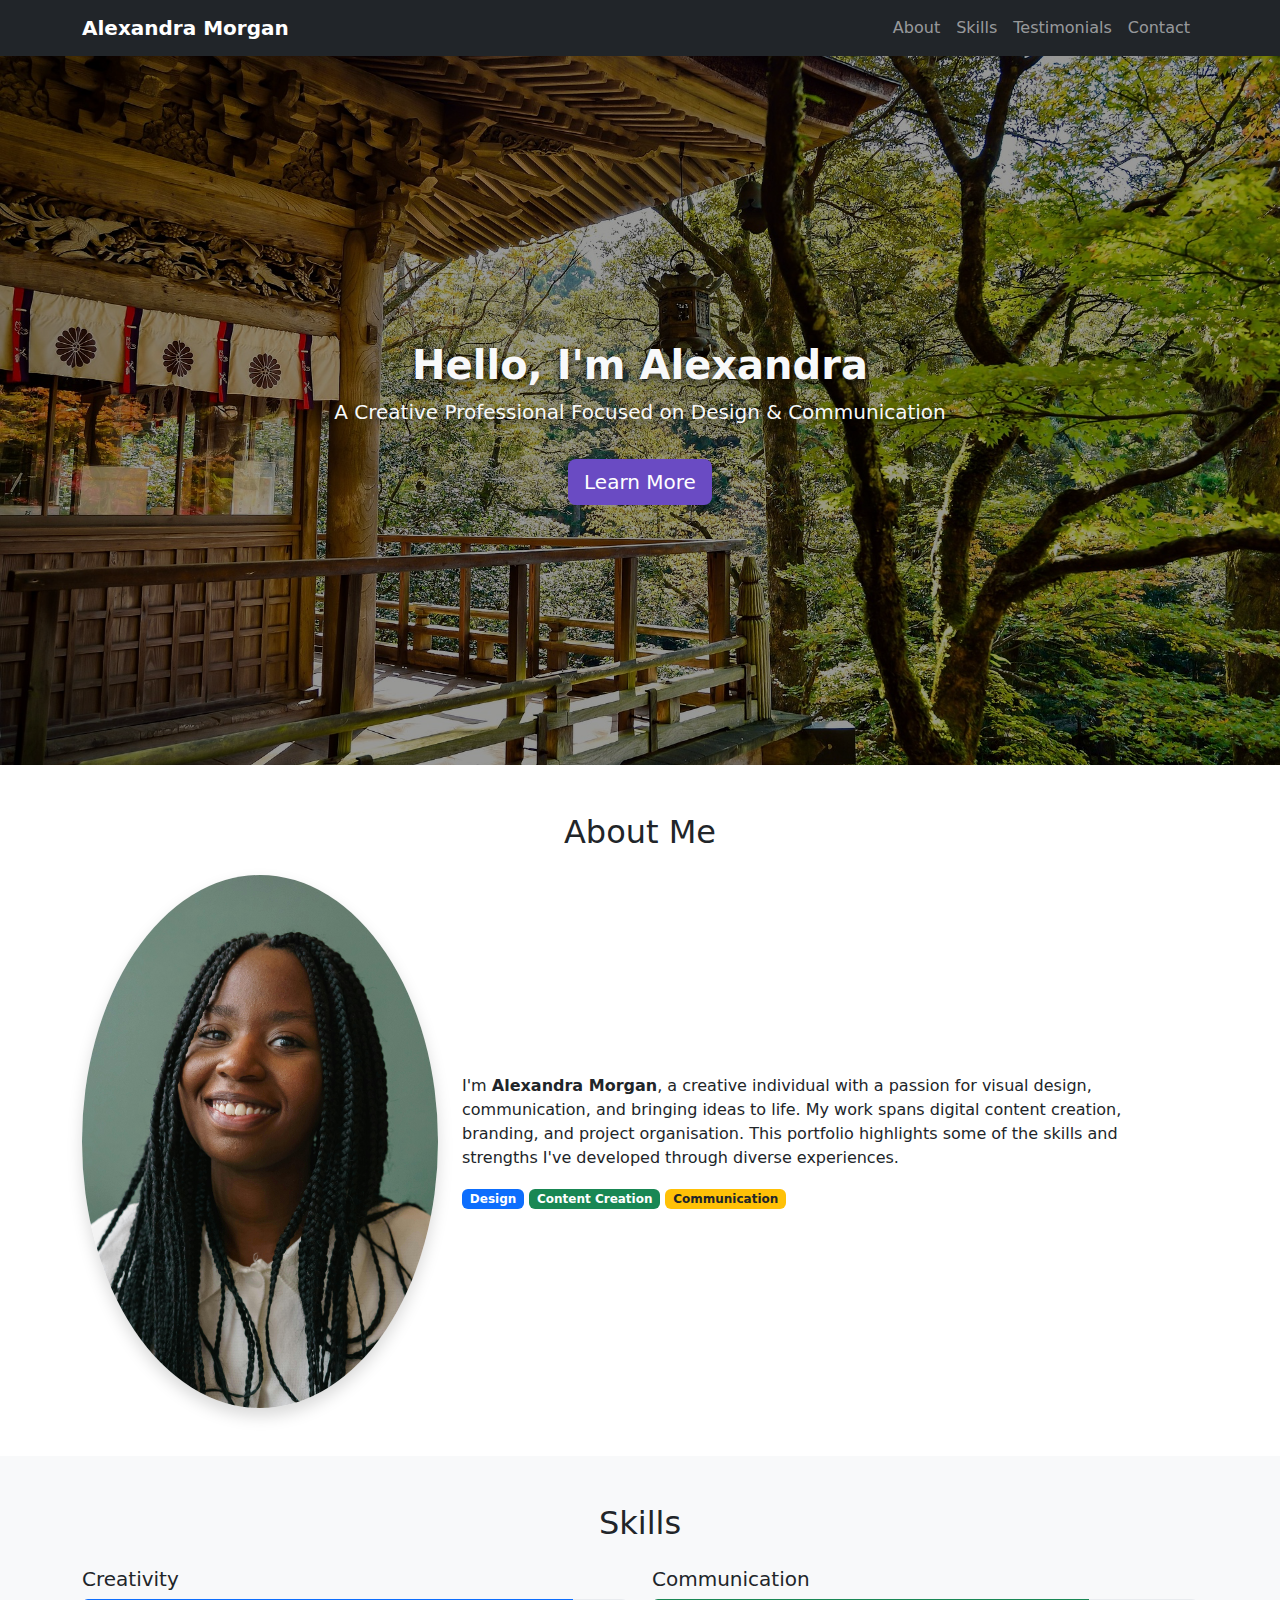
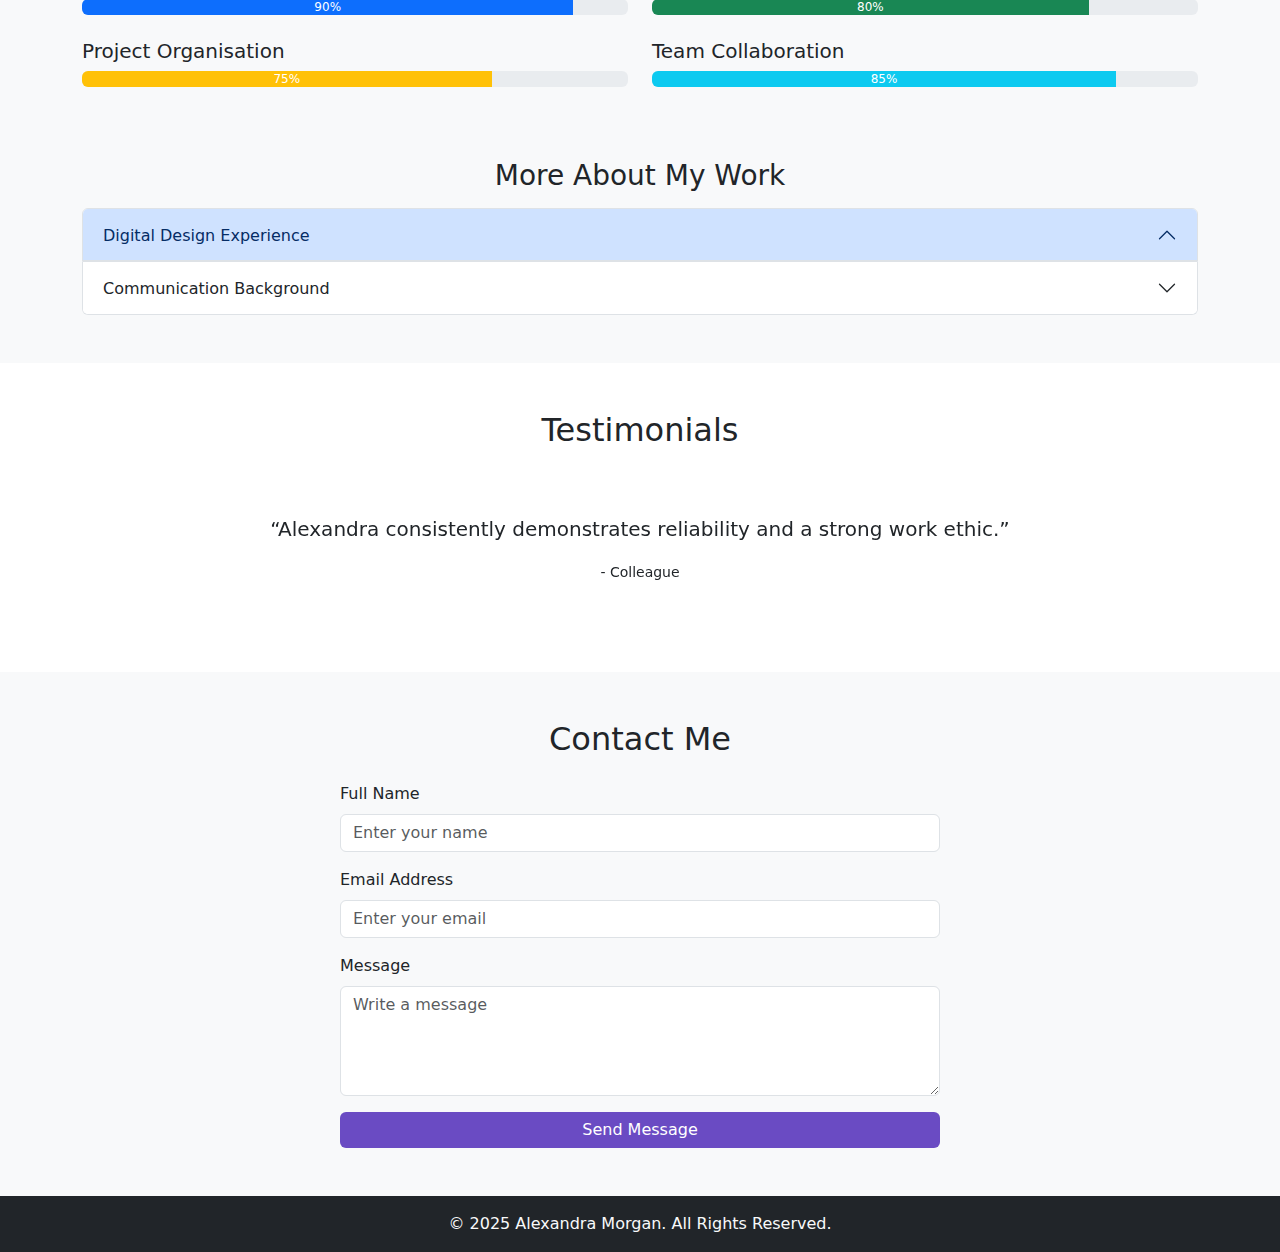
<file: Malak_ElQochairi_Bootstrap/index.html>
<!DOCTYPE html>
<html lang="en">
<head>
    <meta charset="UTF-8">
    <meta name="viewport" content="width=device-width, initial-scale=1.0">
    <title>Alexandra Morgan - Portfolio</title>

    <!-- Bootstrap 5 CDN -->
    <link href="https://cdn.jsdelivr.net/npm/bootstrap@5.3.2/dist/css/bootstrap.min.css" rel="stylesheet">

    <!-- Custom CSS -->
    <link rel="stylesheet" href="styles.css">
</head>

<body>

<!-- NAVBAR -->
<nav class="navbar navbar-expand-lg navbar-dark bg-dark fixed-top">
    <div class="container">
        <a class="navbar-brand fw-bold" href="#">Alexandra Morgan</a>

        <button class="navbar-toggler" type="button" data-bs-toggle="collapse" data-bs-target="#navbarNav">
            <span class="navbar-toggler-icon"></span>
        </button>

        <div class="collapse navbar-collapse" id="navbarNav">
            <ul class="navbar-nav ms-auto">
                <li class="nav-item"><a class="nav-link" href="#about">About</a></li>
                <li class="nav-item"><a class="nav-link" href="#skills">Skills</a></li>
                <li class="nav-item"><a class="nav-link" href="#testimonials">Testimonials</a></li>
                <li class="nav-item"><a class="nav-link" href="#contact">Contact</a></li>
            </ul>
        </div>
    </div>
</nav>

<!-- HERO SECTION -->
<header class="hero">
    <div class="overlay"></div>  <!-- this is the overlay -->
    <div class="container text-center text-light hero-content">
        <h1 class="fw-bold">Hello, I'm Alexandra</h1>
        <p class="lead">A Creative Professional Focused on Design & Communication</p>
        <a href="#about" class="btn btn-primary btn-lg mt-3">Learn More</a>
    </div>
</header>

<!-- ABOUT SECTION -->
<section id="about" class="py-5">
    <div class="container">
        <h2 class="text-center mb-4">About Me</h2>

        <div class="row align-items-center">
            <div class="col-md-4 text-center">
                <img src="images/profile.jpg" class="img-fluid rounded-circle shadow" alt="Profile Photo">
            </div>

            <div class="col-md-8">
                <p>
                    I'm <strong>Alexandra Morgan</strong>, a creative individual with a passion for visual design,
                    communication, and bringing ideas to life. My work spans digital content creation, branding, and
                    project organisation. This portfolio highlights some of the skills and strengths I've developed
                    through diverse experiences.
                </p>

                <div class="mt-3">
                    <span class="badge bg-primary">Design</span>
                    <span class="badge bg-success">Content Creation</span>
                    <span class="badge bg-warning text-dark">Communication</span>
                </div>
            </div>
        </div>
    </div>
</section>


<!-- SKILLS SECTION -->
<section id="skills" class="py-5 bg-light">
    <div class="container">
        <h2 class="text-center mb-4">Skills</h2>

        <div class="row">

            <div class="col-md-6 mb-4">
                <h5>Creativity</h5>
                <div class="progress">
                    <div class="progress-bar bg-primary" style="width: 90%;">90%</div>
                </div>
            </div>

            <div class="col-md-6 mb-4">
                <h5>Communication</h5>
                <div class="progress">
                    <div class="progress-bar bg-success" style="width: 80%;">80%</div>
                </div>
            </div>

            <div class="col-md-6 mb-4">
                <h5>Project Organisation</h5>
                <div class="progress">
                    <div class="progress-bar bg-warning" style="width: 75%;">75%</div>
                </div>
            </div>

            <div class="col-md-6 mb-4">
                <h5>Team Collaboration</h5>
                <div class="progress">
                    <div class="progress-bar bg-info" style="width: 85%;">85%</div>
                </div>
            </div>

        </div>

        <h3 class="text-center mt-5">More About My Work</h3>
        <div class="accordion mt-3" id="workAccordion">
            <div class="accordion-item">
                <h2 class="accordion-header">
                    <button class="accordion-button" data-bs-toggle="collapse" data-bs-target="#collapseOne">
                        Digital Design Experience
                    </button>
                </h2>
                <div id="collapseOne" class="accordion-collapse collapse">
                    <div class="accordion-body">
                        I enjoy creating visually appealing layouts and graphics using modern design tools.
                    </div>
                </div>
            </div>

            <div class="accordion-item">
                <h2 class="accordion-header">
                    <button class="accordion-button collapsed" data-bs-toggle="collapse" data-bs-target="#collapseTwo">
                        Communication Background
                    </button>
                </h2>
                <div id="collapseTwo" class="accordion-collapse collapse">
                    <div class="accordion-body">
                        Clear communication is at the core of my work, from presentations to written content.
                    </div>
                </div>
            </div>
        </div>

    </div>
</section>


<!-- TESTIMONIALS (CAROUSEL) -->
<section id="testimonials" class="py-5">
    <div class="container">
        <h2 class="text-center mb-4">Testimonials</h2>

        <div id="carouselExampleIndicators" class="carousel slide">

            <div class="carousel-indicators">
                <button type="button" data-bs-target="#carouselExampleIndicators" data-bs-slide-to="0" class="active"></button>
                <button type="button" data-bs-target="#carouselExampleIndicators" data-bs-slide-to="1"></button>
            </div>

            <div class="carousel-inner">

                <div class="carousel-item active text-center">
                    <p class="lead">“Alexandra consistently demonstrates reliability and a strong work ethic.”</p>
                    <small>- Colleague</small>
                </div>

                <div class="carousel-item text-center">
                    <p class="lead">“Creative, adaptable, and always brings a positive attitude to the team.”</p>
                    <small>- Project Partner</small>
                </div>

            </div>

            <button class="carousel-control-prev" type="button" data-bs-target="#carouselExampleIndicators" data-bs-slide="prev">
                <span class="carousel-control-prev-icon"></span>
            </button>

            <button class="carousel-control-next" type="button" data-bs-target="#carouselExampleIndicators" data-bs-slide="next">
                <span class="carousel-control-next-icon"></span>
            </button>

        </div>
    </div>
</section>


<!-- CONTACT SECTION -->
<section id="contact" class="py-5 bg-light">
    <div class="container">
        <h2 class="text-center mb-4">Contact Me</h2>

        <form class="mx-auto" style="max-width: 600px;">
            <div class="mb-3">
                <label class="form-label">Full Name</label>
                <input type="text" class="form-control" placeholder="Enter your name">
            </div>

            <div class="mb-3">
                <label class="form-label">Email Address</label>
                <input type="email" class="form-control" placeholder="Enter your email">
            </div>

            <div class="mb-3">
                <label class="form-label">Message</label>
                <textarea class="form-control" rows="4" placeholder="Write a message"></textarea>
            </div>

            <button class="btn btn-primary w-100">Send Message</button>
        </form>
    </div>
</section>


<!-- FOOTER -->
<footer class="bg-dark text-light text-center py-3">
    © 2025 Alexandra Morgan. All Rights Reserved.
</footer>

<!-- Bootstrap 5 JS (for navbar + accordion + carousel) -->
<script src="https://cdn.jsdelivr.net/npm/bootstrap@5.3.2/dist/js/bootstrap.bundle.min.js"></script>

</body>
</html>
</file>
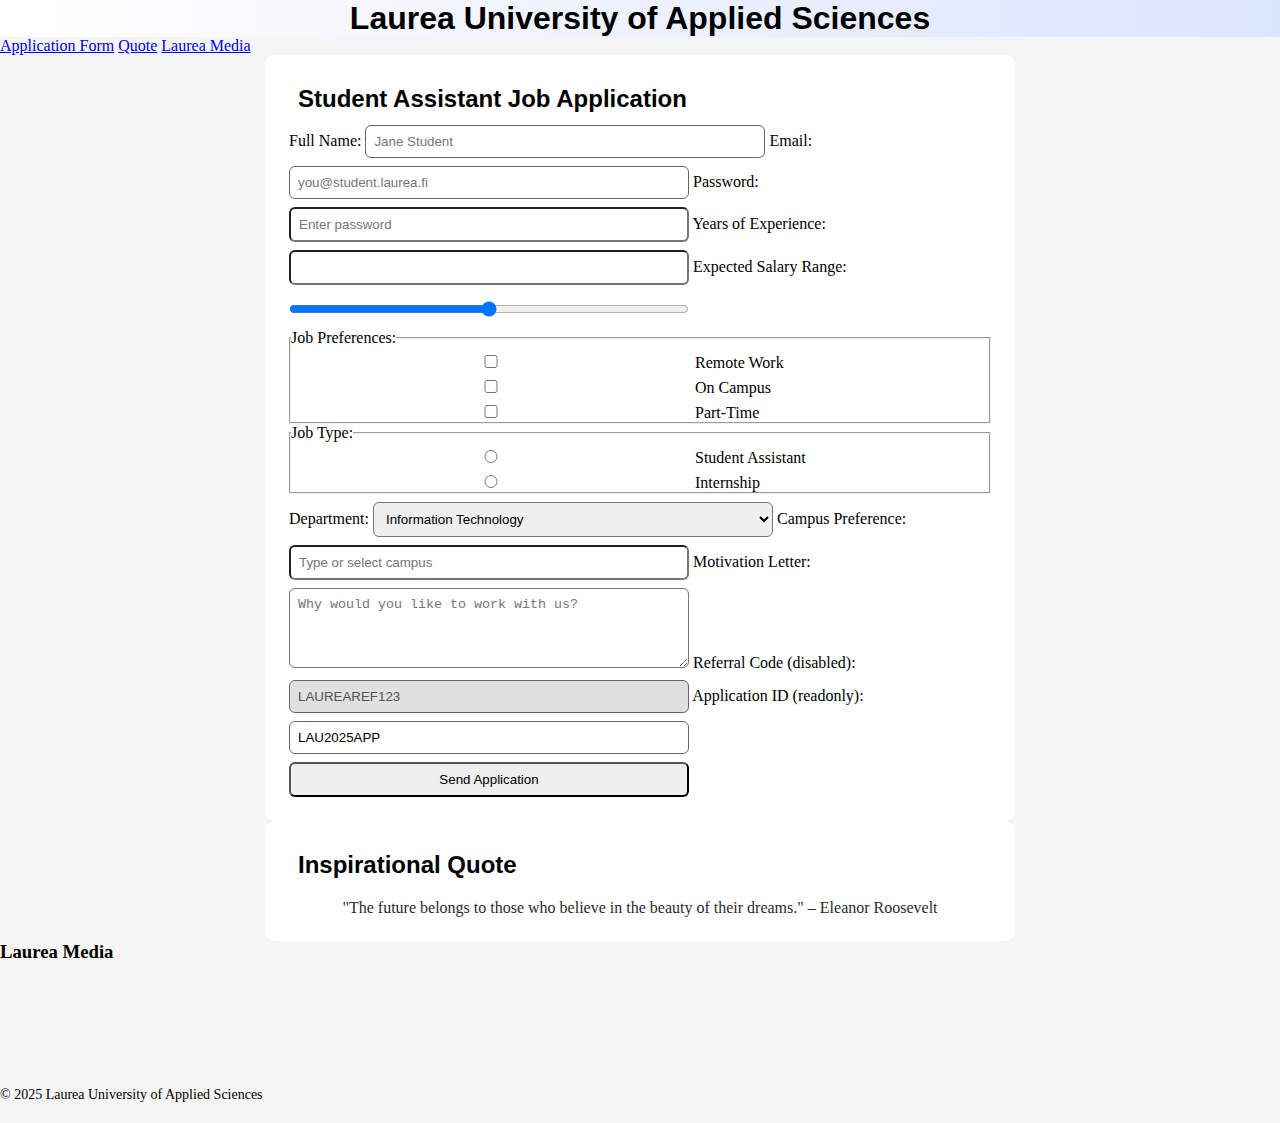
<file: Malak_ElQochairi_CSS_1/index.html>
<!DOCTYPE html>
<html lang="en">
<head>
<meta charset="UTF-8">
<meta name="viewport" content="width=device-width, initial-scale=1.0">
<title>Laurea University of Applied Sciences - Job Application</title>

<link rel="stylesheet" href="styles.css">

</head>
<body>

<!-- ================= HEADER SECTION ================= -->
<header>
    <h1>Laurea University of Applied Sciences</h1>
</header>

<!-- ================= NAVIGATION LINKS ================= -->
<nav>
    <!-- These links jump to sections on the same page -->
    <a href="#form">Application Form</a>
    <a href="#quote">Quote</a>
    <a href="#media">Laurea Media</a>
</nav>

<!-- ================= MAIN FORM SECTION ================= -->
<section id="form">
    <h2>Student Assistant Job Application</h2>

    <!-- Job application form starts here -->
    <!-- autocomplete and aria-label added for accessibility -->
    <form action="#" method="POST" autocomplete="on" aria-label="Student Job Application Form">

        <!-- Text input for full name -->
        <label for="fullname">Full Name:</label>
        <input type="text" id="fullname" name="fullname" placeholder="Jane Student" required minlength="2" maxlength="50" pattern="[A-Za-z\s]+" aria-required="true">

        <!-- Text input for email -->
        <label for="email">Email:</label>
        <input type="text" id="email" name="email" placeholder="you@student.laurea.fi" required pattern="[a-z0-9._%+-]+@[a-z0-9.-]+\.[a-z]{2,}$">

        <!-- Password input for account security -->
        <label for="password">Password:</label>
        <input type="password" id="password" name="password" placeholder="Enter password" required>

        <!-- Number input for years of experience -->
        <label for="experience">Years of Experience:</label>
        <input type="number" id="experience" name="experience" min="0" max="40">

        <!-- Range input for salary expectation -->
        <label for="salary">Expected Salary Range:</label>
        <input type="range" id="salary" name="salary" min="0" max="5000" step="100">

        <!-- Checkboxes for job preferences -->
        <fieldset>
            <legend>Job Preferences:</legend>
            <label><input type="checkbox" name="preference" value="remote"> Remote Work</label>
            <label><input type="checkbox" name="preference" value="campus"> On Campus</label>
            <label><input type="checkbox" name="preference" value="parttime"> Part-Time</label>
        </fieldset>

        <!-- Radio buttons for job type -->
        <fieldset>
            <legend>Job Type:</legend>
            <label><input type="radio" name="jobtype" value="assistant"> Student Assistant</label>
            <label><input type="radio" name="jobtype" value="internship"> Internship</label>
        </fieldset>

        <!-- Dropdown list for department selection -->
        <label for="department">Department:</label>
        <select id="department" name="department">
            <option value="IT">Information Technology</option>
            <option value="Business">Business</option>
            <option value="Nursing">Nursing</option>
            <option value="Media">Media</option>
        </select>

        <!-- Datalist for campus preference (auto-suggestions) -->
        <label for="campus">Campus Preference:</label>
        <input list="campuses" id="campus" name="campus" placeholder="Type or select campus">
        <datalist id="campuses">
            <option value="Leppävaara">
            <option value="Tikkurila">
            <option value="Hyvinkää">
        </datalist>

        <!-- Textarea for motivation letter -->
        <label for="motivation">Motivation Letter:</label>
        <textarea id="motivation" name="motivation" rows="4" cols="30" placeholder="Why would you like to work with us?"></textarea>

        <!-- Disabled and readonly input examples -->
        <label for="refcode">Referral Code (disabled):</label>
        <input type="text" id="refcode" value="LAUREAREF123" disabled>

        <label for="appid">Application ID (readonly):</label>
        <input type="text" id="appid" value="LAU2025APP" readonly>

        <!-- Submit button to send form -->
        <input type="submit" value="Send Application">
    </form>
</section>

<!-- ================= QUOTE SECTION ================= -->
<section id="quote">
    <h2>Inspirational Quote</h2>
    <blockquote>"The future belongs to those who believe in the beauty of their dreams." – Eleanor Roosevelt</blockquote>
</section>

<!-- ================= ASIDE WITH EMBEDDED MEDIA ================= -->
<aside id="media">
    <h3>Laurea Media</h3>
    <!-- Using <embed> to show an external image or document -->
    <embed src="https://www.laurea.fi/globalassets/laurea-logo.png" type="image/png" width="200" height="100">
</aside>

<!-- ================= FOOTER ================= -->
<footer>
    <p>© 2025 Laurea University of Applied Sciences</p>
</footer>

</body>
</html>
</file>
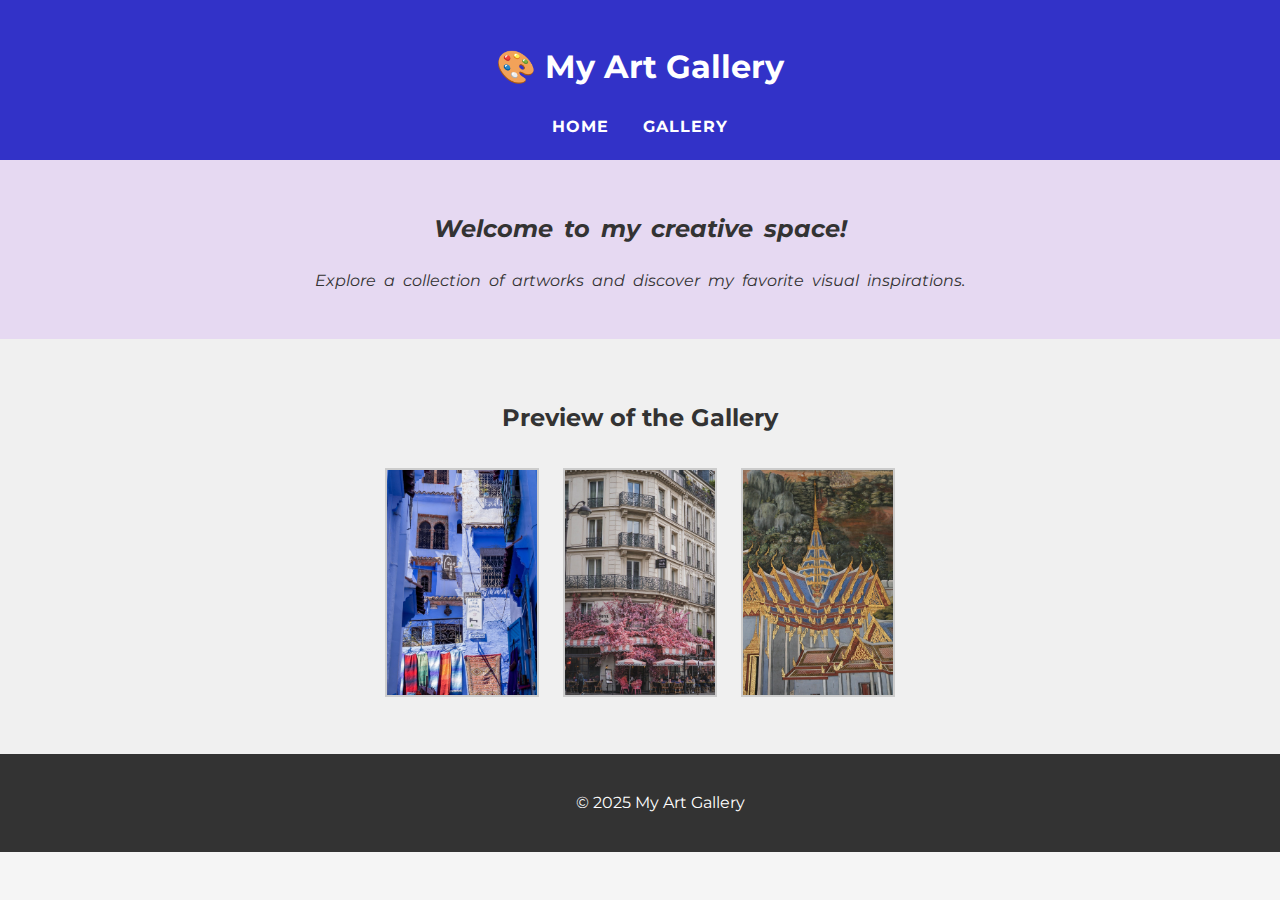
<file: Malak_ElQochairi_CSS_2/index.html>
<!DOCTYPE html>
<html lang="en">
<head>
    <meta charset="UTF-8">
    <meta name="viewport" content="width=device-width, initial-scale=1.0">
    <title>My Art Gallery</title>
    <link rel="stylesheet" href="styles.css">
    <!-- Google Font -->
    <link href="https://fonts.googleapis.com/css2?family=Montserrat:wght@400;700&display=swap" rel="stylesheet">
</head>
<body>
    <header class="header">
        <h1 class="site-title">🎨 My Art Gallery</h1>
        <nav class="nav">
            <a href="index.html">Home</a>
            <a href="gallery.html">Gallery</a>
        </nav>
    </header>

    <main>
        <section class="intro">
            <h2>Welcome to my creative space!</h2>
            <p>Explore a collection of artworks and discover my favorite visual inspirations.</p>
        </section>

        <!-- Home Gallery Preview Section -->
    <section class="home-gallery">
        <h2>Preview of the Gallery</h2>
        <div class="thumbnails">
            <img src="images/artwork1.jpg" alt="Sun-Kissed Medina">
            <img src="images/artwork2.jpg" alt="Parisian Elegance">
            <img src="images/artwork3.jpg" alt="Golden Serenity">
        </div>
    </section>
    </main>

    <footer class="footer">
        <p>&copy; 2025 My Art Gallery</p>
    </footer>
</body>
</html>
</file>
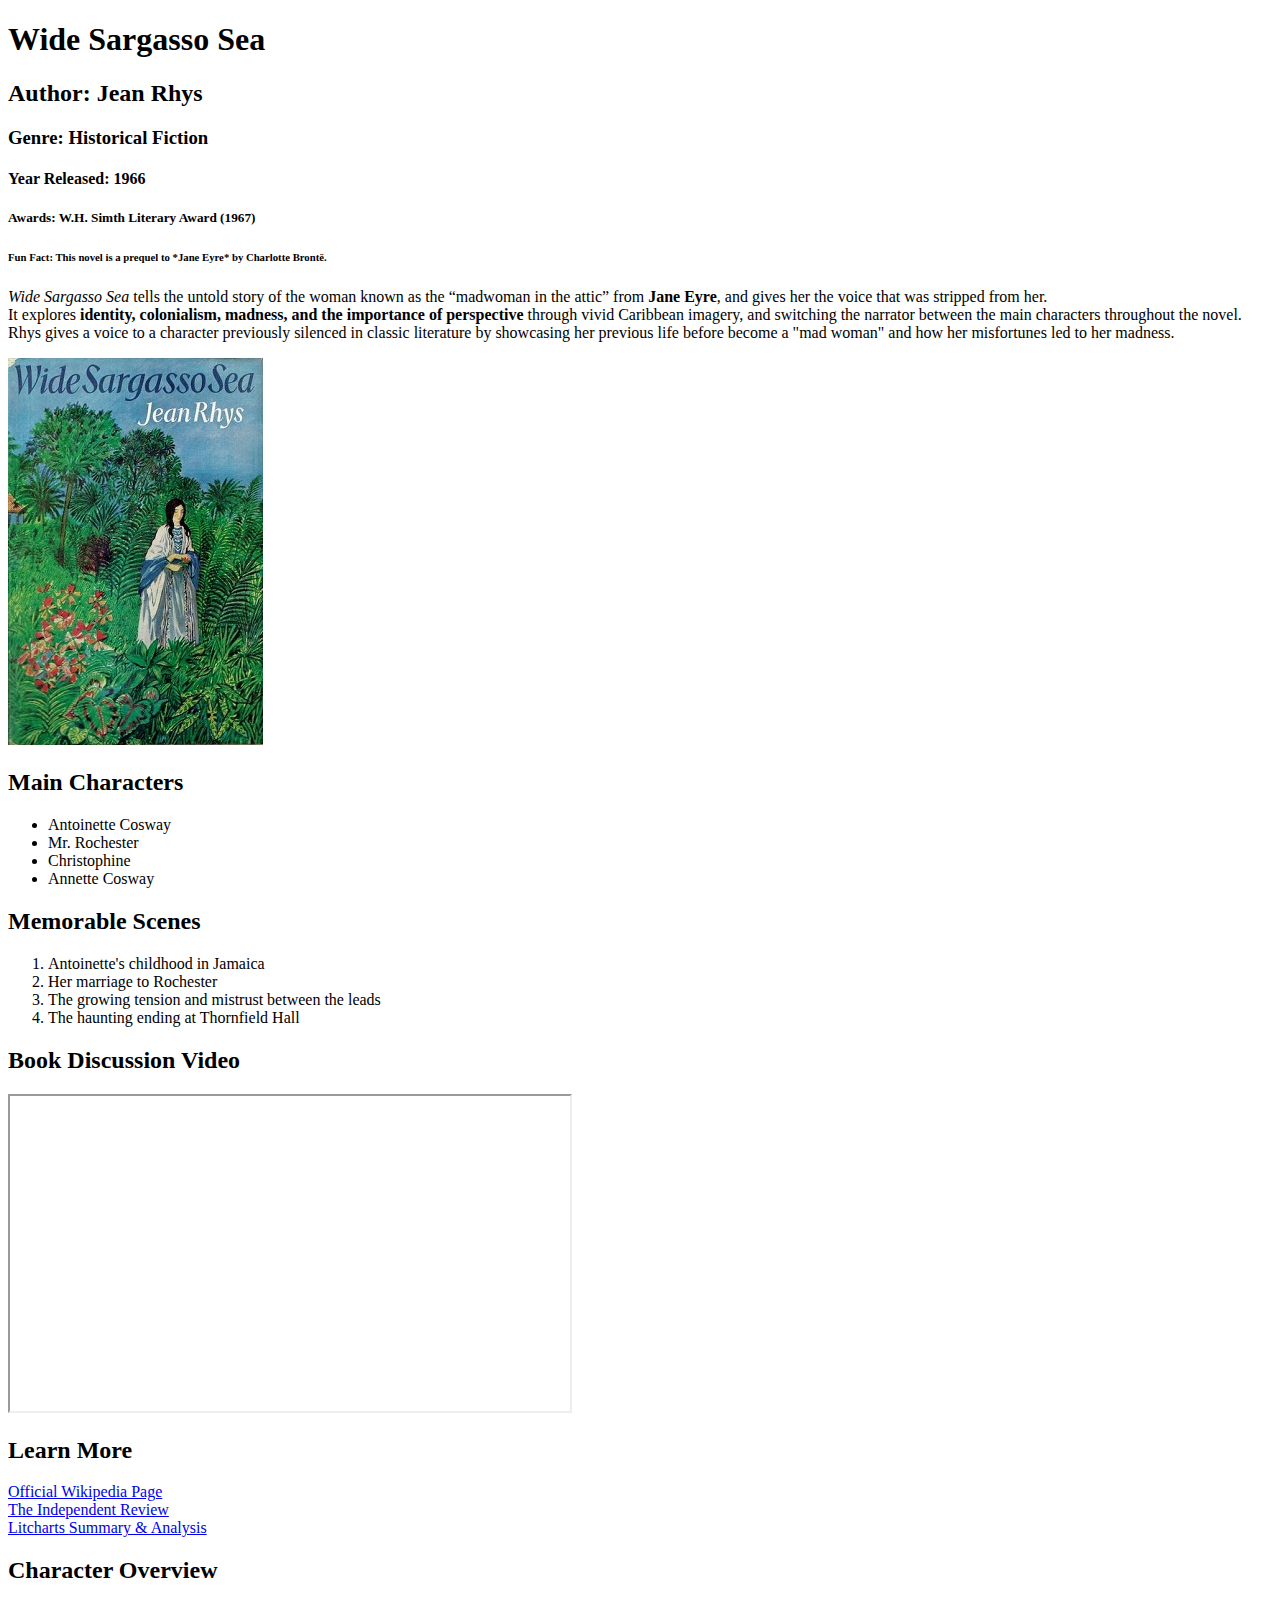
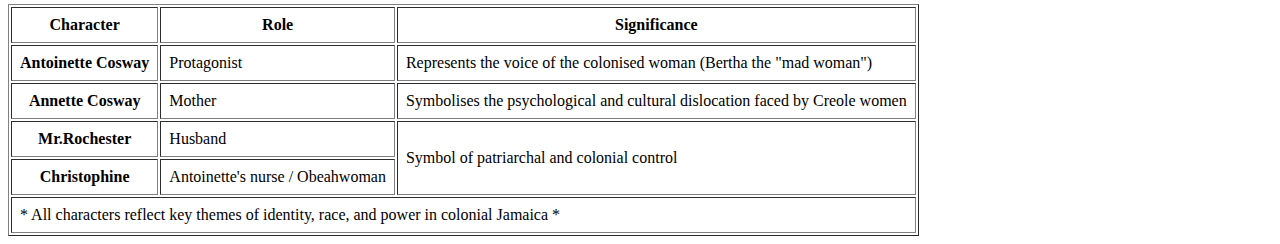
<file: Malak_ElQochairi_HTML_1/index.html>
<!DOCTYPE html>
<html lang="en">
    <head>
        <meta charset="UTF-8">
        <title>Wide Sargasso Sea</title>
    </head>
    <body>
        <!-- Header Section -->
         <div class="header">
            <h1>Wide Sargasso Sea</h1>
            <h2>Author: Jean Rhys</h2>
            <h3>Genre: Historical Fiction</h3>
            <h4>Year Released: 1966</h4>
            <h5>Awards: W.H. Simth Literary Award (1967)</h5>
            <h6>Fun Fact: This novel is a prequel to *Jane Eyre* by Charlotte Brontë.</h6>
         </div>

         <!-- This section contains the introduction paragraph -->
          <p id="intro"><em>Wide Sargasso Sea</em> tells the untold story of the woman known as the 
            “madwoman in the attic” from <strong>Jane Eyre</strong>, and gives her the voice that was 
            stripped from her.<br>
            It explores <span style="color:rgb(0, 0, 0);"><strong>identity, colonialism, madness, and the 
                importance of perspective</strong></span> through vivid Caribbean imagery, and switching the narrator 
                between the main characters throughout the novel.<br>
            Rhys gives a voice to a character previously silenced in classic literature by showcasing her 
            previous life before become a "mad woman" and how her misfortunes led to her madness. 
        </p>

        <!-- Image Section -->
         <img src="wide_sargasso_sea_cover.jpg" alt="Book Cover of Wide Sargasso Sea" title="Official Cover">

        <!-- List Section -->
        <!-- List of main characters from the story -->
        <h2>Main Characters</h2>
        <ul>
            <li>Antoinette Cosway</li>
            <li>Mr. Rochester</li>
            <li>Christophine</li>
            <li> Annette Cosway</li>
        </ul>   

        <h2>Memorable Scenes</h2>
        <ol>
            <li>Antoinette's childhood in Jamaica</li>
            <li>Her marriage to Rochester</li>
            <li>The growing tension and mistrust between the leads</li>
            <li>The haunting ending at Thornfield Hall</li>
        </ol>

        <!-- Video Section -->
        <h2>Book Discussion Video</h2>
        <iframe width="560" height="315" src="https://www.youtube.com/embed/s-NG8ltXIwI?si=Ycvg8YCRLrU59nA5" allowfullscreen></iframe>
        <!-- Video may not play due to YouTube embed restrictions, but iframe setup is correct -->

        <!-- Links Section -->
        <h2>Learn More</h2>
        <p>
            <a href="https://en.wikipedia.org/wiki/Wide_Sargasso_Sea" title="Visit the Wikipedia page" target="_blank">Official Wikipedia Page</a><br>
            <a href="https://www.independent.co.uk/arts-entertainment/books/reviews/book-of-a-lifetime-wide-sargasso-sea-by-jean-rhys-876227.html" title="Independent Book Review" target="_self">The Independent Review</a><br>
            <a href="https://www.litcharts.com/lit/wide-sargasso-sea" title="Visit Litcharts summary and analysis" target="_blank">Litcharts Summary & Analysis</a>
        </p>

        <!-- Table Section -->
        <h2>Character Overview</h2>
        <table border="1" cellpadding="8">
            <thead>
                <tr>
                    <th scope="col">Character</th>
                    <th scope="col">Role</th>
                    <th scope="col">Significance</th>
                </tr>
            </thead>
            <tbody>
                <tr>
                    <th scope="row">Antoinette Cosway</th>
                    <td>Protagonist</td>
                    <td>Represents the voice of the colonised woman (Bertha the "mad woman")</td>
                </tr>
                <tr>
                    <th scope="row">Annette Cosway</th>
                    <td>Mother</td>
                    <td>Symbolises the psychological and cultural dislocation faced by Creole women</td>
                </tr>
                <tr>
                    <th scope="row">Mr.Rochester</th>
                    <td>Husband</td>
                    <td rowspan="2">Symbol of patriarchal and colonial control</td>
                </tr>
                <tr>
                    <th scope="row">Christophine</th>
                    <td>Antoinette's nurse / Obeahwoman</td>
                </tr>
            </tbody>
            <tfoot>
                <tr>
                    <td colspan="3">* All characters reflect key themes of identity, race, and power in colonial Jamaica *</td>
                </tr>
            </tfoot>
        </table>
    </body>
</html>
</file>
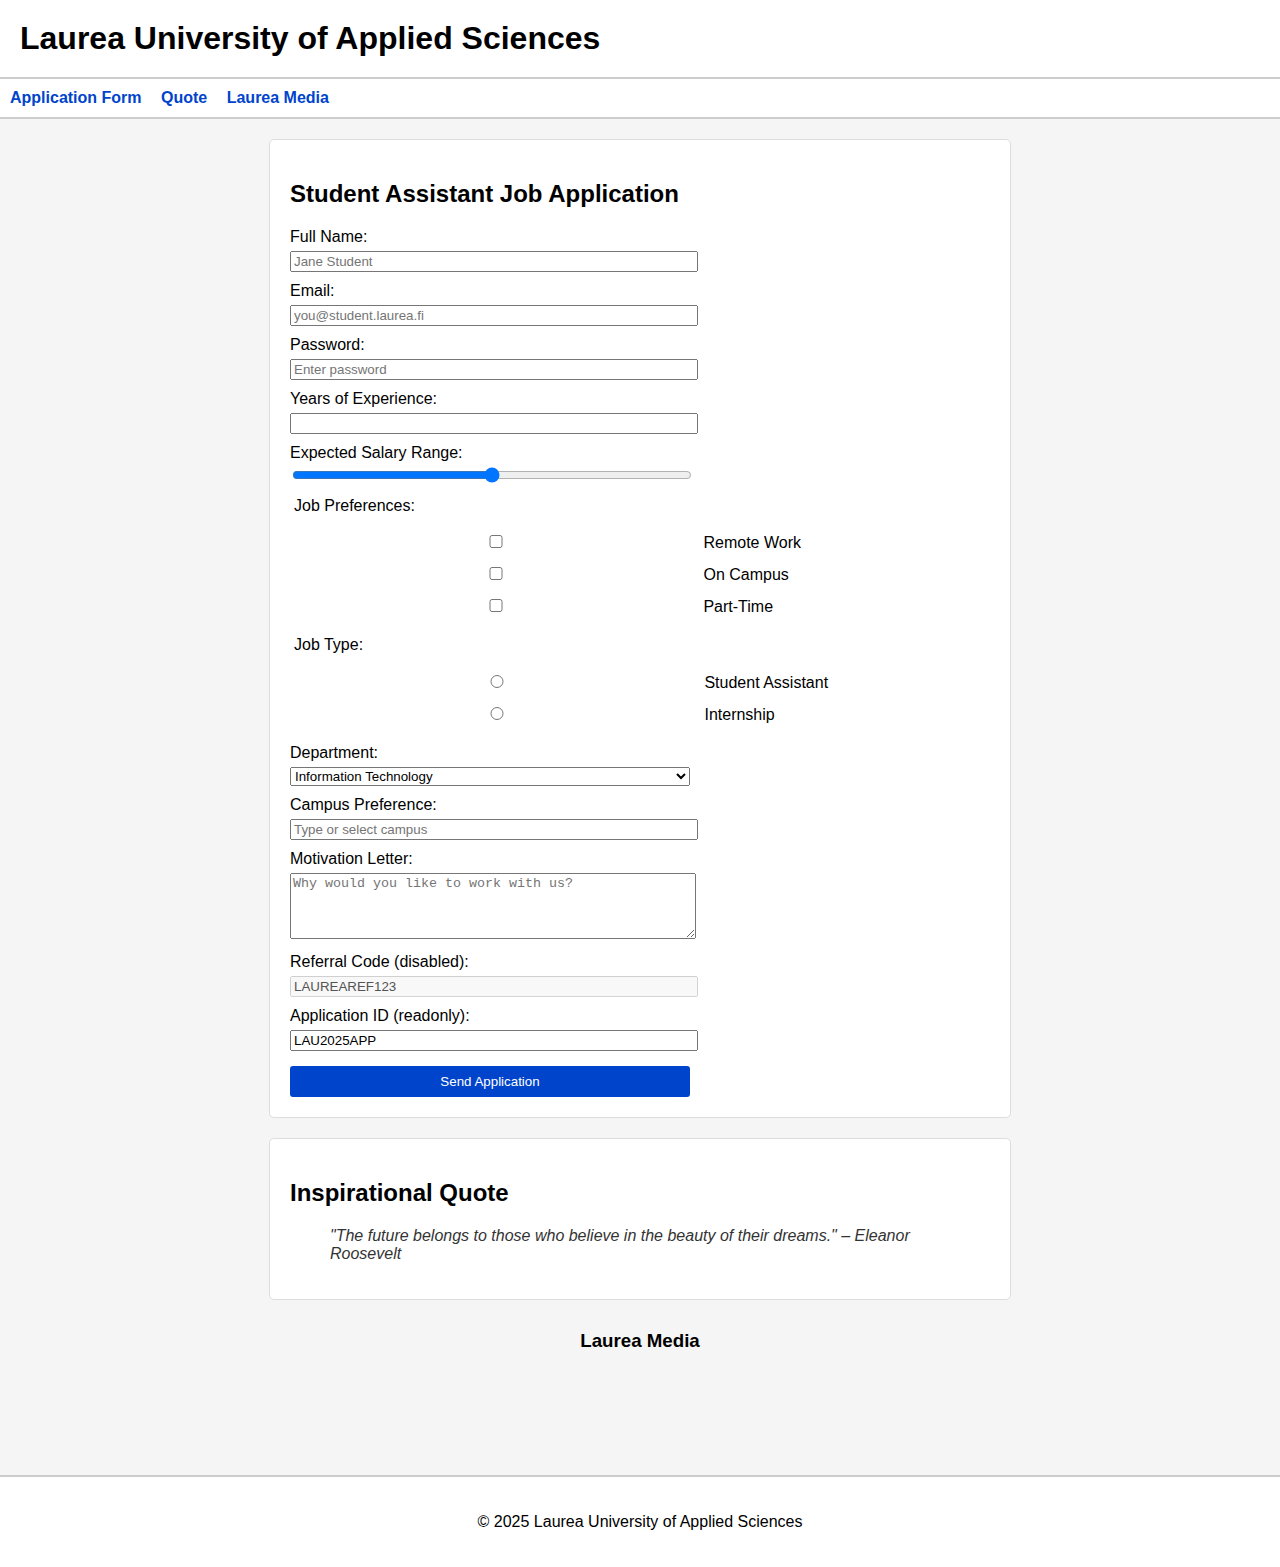
<file: Malak_ElQochairi_HTML_2/index.html>
<!DOCTYPE html>
<html lang="en">
<head>
<meta charset="UTF-8">
<meta name="viewport" content="width=device-width, initial-scale=1.0">
<title>Laurea University of Applied Sciences - Job Application</title>

<!-- Basic CSS styling inside a <style> block -->
<style>
    body {
        font-family: Arial, sans-serif;
        background-color: #f5f5f5;
        margin: 0;
        padding: 0;
    }

    header {
        background-color: white;
        padding: 20px;
        border-bottom: 2px solid #ccc;
    }

    header h1 {
        margin: 0;
    }

    nav {
        background-color: white;
        padding: 10px;
        border-bottom: 2px solid #ccc;
    }

    nav a {
        color: #0044cc;
        margin-right: 15px;
        text-decoration: none;
        font-weight: bold;
    }

    section {
        background-color: white;
        margin: 20px auto;
        padding: 20px;
        border: 1px solid #ddd;
        border-radius: 5px;
        max-width: 700px;
    }

    label {
        display: block;
        margin-top: 10px;
    }

    input, select, textarea {
        margin-top: 5px;
        width: 100%;
        max-width: 400px;
    }

    fieldset {
        border: none;
        margin-top: 10px;
        padding-left: 0;
    }

    input[type="submit"] {
        margin-top: 15px;
        background-color: #0044cc;
        color: white;
        border: none;
        padding: 8px 16px;
        border-radius: 3px;
        cursor: pointer;
    }

    input[type="submit"]:hover {
        background-color: #002a80;
    }

    blockquote {
        font-style: italic;
        margin-top: 20px;
        color: #333;
    }

    aside {
        margin-top: 30px;
        text-align: center;
    }

    footer {
        background-color: white;
        text-align: center;
        padding: 20px;
        border-top: 2px solid #ccc;
    }
</style>
</head>
<body>

<!-- ================= HEADER SECTION ================= -->
<header>
    <h1>Laurea University of Applied Sciences</h1>
</header>

<!-- ================= NAVIGATION LINKS ================= -->
<nav>
    <!-- These links jump to sections on the same page -->
    <a href="#form">Application Form</a>
    <a href="#quote">Quote</a>
    <a href="#media">Laurea Media</a>
</nav>

<!-- ================= MAIN FORM SECTION ================= -->
<section id="form">
    <h2>Student Assistant Job Application</h2>

    <!-- Job application form starts here -->
    <!-- autocomplete and aria-label added for accessibility -->
    <form action="#" method="POST" autocomplete="on" aria-label="Student Job Application Form">

        <!-- Text input for full name -->
        <label for="fullname">Full Name:</label>
        <input type="text" id="fullname" name="fullname" placeholder="Jane Student" required minlength="2" maxlength="50" pattern="[A-Za-z\s]+" aria-required="true">

        <!-- Text input for email -->
        <label for="email">Email:</label>
        <input type="text" id="email" name="email" placeholder="you@student.laurea.fi" required pattern="[a-z0-9._%+-]+@[a-z0-9.-]+\.[a-z]{2,}$">

        <!-- Password input for account security -->
        <label for="password">Password:</label>
        <input type="password" id="password" name="password" placeholder="Enter password" required>

        <!-- Number input for years of experience -->
        <label for="experience">Years of Experience:</label>
        <input type="number" id="experience" name="experience" min="0" max="40">

        <!-- Range input for salary expectation -->
        <label for="salary">Expected Salary Range:</label>
        <input type="range" id="salary" name="salary" min="0" max="5000" step="100">

        <!-- Checkboxes for job preferences -->
        <fieldset>
            <legend>Job Preferences:</legend>
            <label><input type="checkbox" name="preference" value="remote"> Remote Work</label>
            <label><input type="checkbox" name="preference" value="campus"> On Campus</label>
            <label><input type="checkbox" name="preference" value="parttime"> Part-Time</label>
        </fieldset>

        <!-- Radio buttons for job type -->
        <fieldset>
            <legend>Job Type:</legend>
            <label><input type="radio" name="jobtype" value="assistant"> Student Assistant</label>
            <label><input type="radio" name="jobtype" value="internship"> Internship</label>
        </fieldset>

        <!-- Dropdown list for department selection -->
        <label for="department">Department:</label>
        <select id="department" name="department">
            <option value="IT">Information Technology</option>
            <option value="Business">Business</option>
            <option value="Nursing">Nursing</option>
            <option value="Media">Media</option>
        </select>

        <!-- Datalist for campus preference (auto-suggestions) -->
        <label for="campus">Campus Preference:</label>
        <input list="campuses" id="campus" name="campus" placeholder="Type or select campus">
        <datalist id="campuses">
            <option value="Leppävaara">
            <option value="Tikkurila">
            <option value="Hyvinkää">
        </datalist>

        <!-- Textarea for motivation letter -->
        <label for="motivation">Motivation Letter:</label>
        <textarea id="motivation" name="motivation" rows="4" cols="30" placeholder="Why would you like to work with us?"></textarea>

        <!-- Disabled and readonly input examples -->
        <label for="refcode">Referral Code (disabled):</label>
        <input type="text" id="refcode" value="LAUREAREF123" disabled>

        <label for="appid">Application ID (readonly):</label>
        <input type="text" id="appid" value="LAU2025APP" readonly>

        <!-- Submit button to send form -->
        <input type="submit" value="Send Application">
    </form>
</section>

<!-- ================= QUOTE SECTION ================= -->
<section id="quote">
    <h2>Inspirational Quote</h2>
    <blockquote>"The future belongs to those who believe in the beauty of their dreams." – Eleanor Roosevelt</blockquote>
</section>

<!-- ================= ASIDE WITH EMBEDDED MEDIA ================= -->
<aside id="media">
    <h3>Laurea Media</h3>
    <!-- Using <embed> to show an external image or document -->
    <embed src="https://www.laurea.fi/globalassets/laurea-logo.png" type="image/png" width="200" height="100">
</aside>

<!-- ================= FOOTER ================= -->
<footer>
    <p>© 2025 Laurea University of Applied Sciences</p>
</footer>

</body>
</html>
</file>
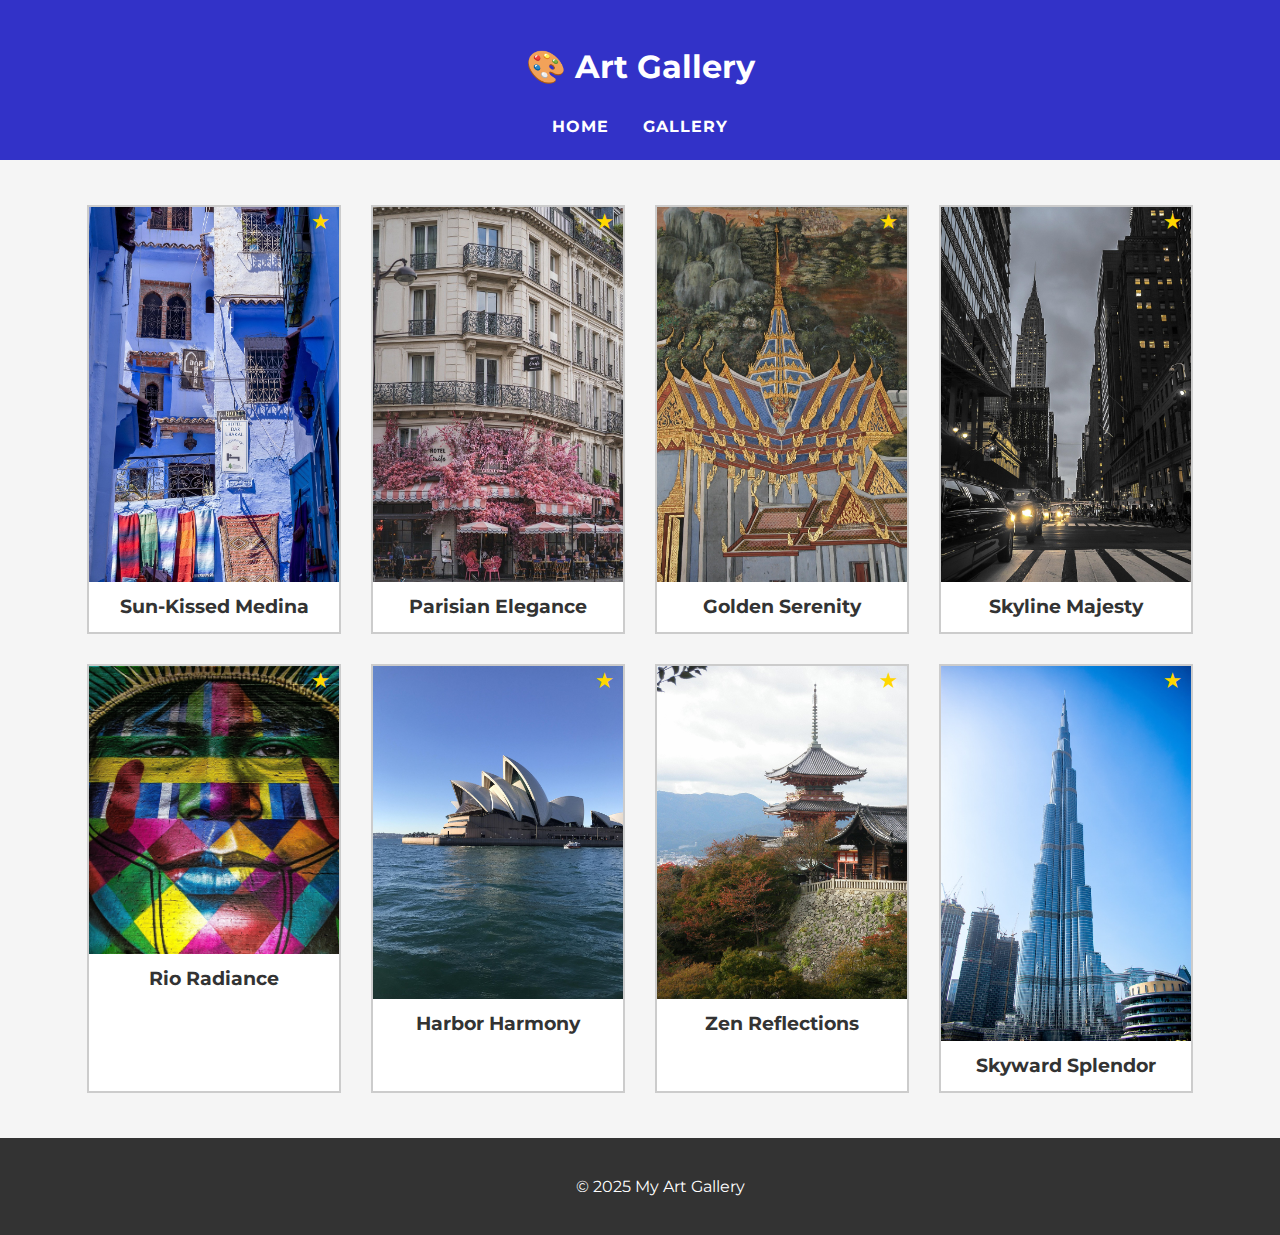
<file: Malak_ElQochairi_CSS_2/gallery.html>
<!DOCTYPE html>
<html lang="en">
<head>
    <meta charset="UTF-8">
    <meta name="viewport" content="width=device-width, initial-scale=1.0">
    <title>Gallery - My Art Gallery</title>
    <link rel="stylesheet" href="styles.css">
    <!-- Google Font -->
    <link href="https://fonts.googleapis.com/css2?family=Montserrat:wght@400;700&display=swap" rel="stylesheet">
</head>
<body>
    <header class="header">
        <h1 class="site-title">🎨 Art Gallery</h1>
        <nav class="nav">
            <a href="index.html">Home</a>
            <a href="gallery.html">Gallery</a>
        </nav>
    </header>

    <main>
        <section class="gallery">
            <div class="artwork" id="art1">
                <img src="images/artwork1.jpg" alt="Sun-Kissed Medina">
                <h3>Sun-Kissed Medina</h3>
            </div>
            <div class="artwork" id="art2">
                <img src="images/artwork2.jpg" alt="Parisian Elegance">
                <h3>Parisian Elegance</h3>
            </div>
            <div class="artwork" id="art3">
                <img src="images/artwork3.jpg" alt="Golden Serenity">
                <h3>Golden Serenity</h3>
            </div>
            <div class="artwork" id="art4">
                <img src="images/artwork4.jpg" alt="Skyline Majesty">
                <h3>Skyline Majesty</h3>
            </div>
            <div class="artwork" id="art5">
                <img src="images/artwork5.jpg" alt="Rio Radiance">
                <h3>Rio Radiance</h3>
            </div>
            <div class="artwork" id="art6">
                <img src="images/artwork6.jpg" alt="Harbor Harmony">
                <h3>Harbor Harmony</h3>
            </div>
            <div class="artwork" id="art8">
                 <img src="images/artwork8.jpg" alt="Zen Reflections">
                  <h3>Zen Reflections</h3>
            </div>
            <div class="artwork" id="art7">
                <img src="images/artwork7.jpg" alt="Skyward Splendor">
                <h3>Skyward Splendor</h3>
            </div>
        </section>
    </main>

    <footer class="footer">
        <p>&copy; 2025 My Art Gallery</p>
    </footer>
</body>
</html>
</file>
<file: Malak_ElQochairi_Bootstrap/styles.css>
/* ----------------- HERO SECTION ----------------- */
.hero {
    position: relative;
    background: url("images/hero.jpeg") center/cover no-repeat;
    height: 85vh;
    display: flex;
    align-items: center;
    justify-content: center;
    text-align: center;
    color: white;
    padding-top: 80px;
    overflow: hidden;
}

/* Overlay div inside hero */
.hero .overlay {
    position: absolute;
    top: 0;
    left: 0;
    width: 100%;
    height: 100%;
    background-color: rgba(0,0,0,0.4); /* 40% opacity dark layer */
    z-index: 0;
}

/* Hero text container sits above overlay */
.hero .hero-content {
    position: relative;
    z-index: 1;
}

/* Hero text shadow for better readability */
.hero h1, 
.hero p {
    text-shadow: 0px 3px 8px rgba(0,0,0,0.7);
}

/* ----------------- SECTION SPACING ----------------- */
section {
    scroll-margin-top: 90px;
}

/* ----------------- TESTIMONIALS ----------------- */
.carousel-item {
    padding: 40px;
}

/* ----------------- BUTTONS ----------------- */
.btn-primary {
    background-color: #6a4bc3;
    border: none;
}

.btn-primary:hover {
    background-color: #5639a8;
}

/* ----------------- PROFILE IMAGE ----------------- */
img.rounded-circle {
    box-shadow: 0 4px 8px rgba(0,0,0,0.3);
}
</file>
<file: Malak_ElQochairi_CSS_2/styles.css>
/* =========================
   Global Styles
========================= */
body {
    font-family: 'Montserrat', Arial, sans-serif; /* Google font with fallback */
    margin: 0;
    padding: 0;
    line-height: 1.6;
    background-color: #f5f5f5; /* named color */
    color: #333333; /* hex color */
}

/* =========================
   Header Styles
========================= */
.header {
    background-color: rgb(50, 50, 200); /* RGB color */
    color: white;
    padding: 20px;
    position: sticky; /* sticky positioning */
    top: 0;
    z-index: 100; /* Ensures header stays on top */
    text-align: center;
}

.nav a {
    display: inline-block; /* inline-block for spacing */
    margin: 0 15px;
    text-decoration: none;
    color: white;
    font-weight: 700; /* numeric value */
    text-transform: uppercase; /* uppercase text */
    letter-spacing: 1px; /* letter spacing */
}

.nav a:hover {
    color: rgba(255, 255, 0, 0.8); /* opacity with rgba */
}

/* =========================
   Introduction Section
========================= */
.intro {
    padding: 30px 20px;
    text-align: center;
    background-color: hsl(270, 50%, 90%); /* HSL color */
    font-style: italic; /* italic text */
    word-spacing: 4px; /* word spacing */
}

.home-gallery {
    text-align: center;
    padding: 40px 20px;
    background-color: #f0f0f0; /* subtle background to separate from intro */
}

.home-gallery h2 {
    margin-bottom: 20px;
    font-weight: 700;
}

.home-gallery .thumbnails img {
    width: 150px; /* thumbnail size */
    margin: 10px;
    border: 2px solid #ccc;
    transition: transform 0.3s;
}

.home-gallery .thumbnails img:hover {
    transform: scale(1.05); /* slight zoom on hover */
}

/* =========================
   Gallery Section
========================= */
.gallery {
    display: flex; /* flex layout */
    flex-wrap: wrap;
    justify-content: center;
    padding: 30px;
}

.artwork {
    background-color: #fff;
    border: 2px solid #ccc;
    margin: 15px;
    width: 250px;
    text-align: center;
    float: left; /* float example */
    clear: both; /* clear after float */
    position: relative; /* relative positioning */
}

.artwork img {
    width: 100%;
    display: block; /* block display */
}

.artwork h3 {
    margin: 10px 0;
    font-weight: bold; /* keyword value */
}

/* Example of absolute positioning for captions */
.artwork h3::after {
    content: '★';
    position: absolute;
    top: 0;
    right: 10px;
    color: gold;
}

/* =========================
   Footer
========================= */
.footer {
    background-color: #333;
    color: white;
    padding: 20px;
    text-align: center;
    position: relative;
    bottom: 0;
    width: 100%;
}
</file>
<file: Malak_ElQochairi_CSS_1/styles.css>
/* Reset browser defaults */
* {
    margin: 0;
    padding: 0;
    box-sizing: border-box;
}

/* Type selector example */
h1 {
    font-size: 32px;
    text-align: center;
}

/* Another type selector */
form {
    background-color: #ffffff;
}

/* Paragraph type selector */
p {
    font-size: 14px;
}

/* Class selector example */
.form-section {
    background-color: #f0f7ff;
    padding: 20px;
    border-radius: 8px;
}

/* ID selector example */
#main-title {
    color: #003399;
}

/* Multiple class selectors */
.green.bold {
    color: green;
    font-weight: bold;
}

/* Attribute selector (text inputs) */
input[type="text"] {
    border: 1px solid #666;
}

/* Attribute selector for images */
img[src*="logo"] {
    opacity: 0.85;
}

/* Descendant combinator example */
.form label {
    font-weight: bold;
}

/* Another descendant example */
.main-list li {
    margin-left: 18px;
}

/* Multiple selectors in one rule */
h1, h2, .menu {
    font-family: Arial, sans-serif;
}

/* Chaining selector (type + class) */
h1.title {
    color: #0044cc;
    font-size: 28px;
}

/* Pseudo-classes */
a:hover {
    color: #ff5500;
}

input:focus {
    border-color: #0044cc;
}

input:disabled {
    background-color: #e0e0e0;
}

a:visited {
    color: purple;
}

input[type="submit"]:active {
    transform: scale(0.95);
}

/* Background and general visual rules */
body {
    background-color: #f5f5f5 !important;
}

section {
    background-color: white;
    padding: 24px;
    margin: 20px auto;
    border-radius: 10px;
    max-width: 750px;
}

/* Background image example */
header {
    background-image: linear-gradient(to right, #ffffff, #dce5ff);
}

blockquote {
    opacity: 0.85;
    text-align: center;
    margin-top: 20px;
}

/* Margin shorthand example */
h2 {
    margin: 6px 11px 4px 9px;
}

/* Padding shorthand example */
textarea {
    padding: 6px 10px 5px 12px;
}

/* Form input box model */
input, select, textarea {
    width: 100%;
    max-width: 400px;
    padding: 8px;
    margin-top: 8px;
    border-radius: 6px;
}

/* Auto centering */
section {
    margin: 0 auto;
}

/* Min/max height example */
#motivation {
    min-height: 80px;
    max-height: 180px;
}

/* Overflow example */
.form-box {
    width: 200px;
    height: 80px;
    overflow: scroll;
    border: 1px solid #aaa;
}

/* Individual margin + padding properties */
label {
    margin-top: 10px;
    margin-bottom: 6px;
}

footer {
    padding-top: 20px;
    padding-bottom: 20px;
}

/* Visibility example */
.hidden-element {
    visibility: hidden;
}
</file>
